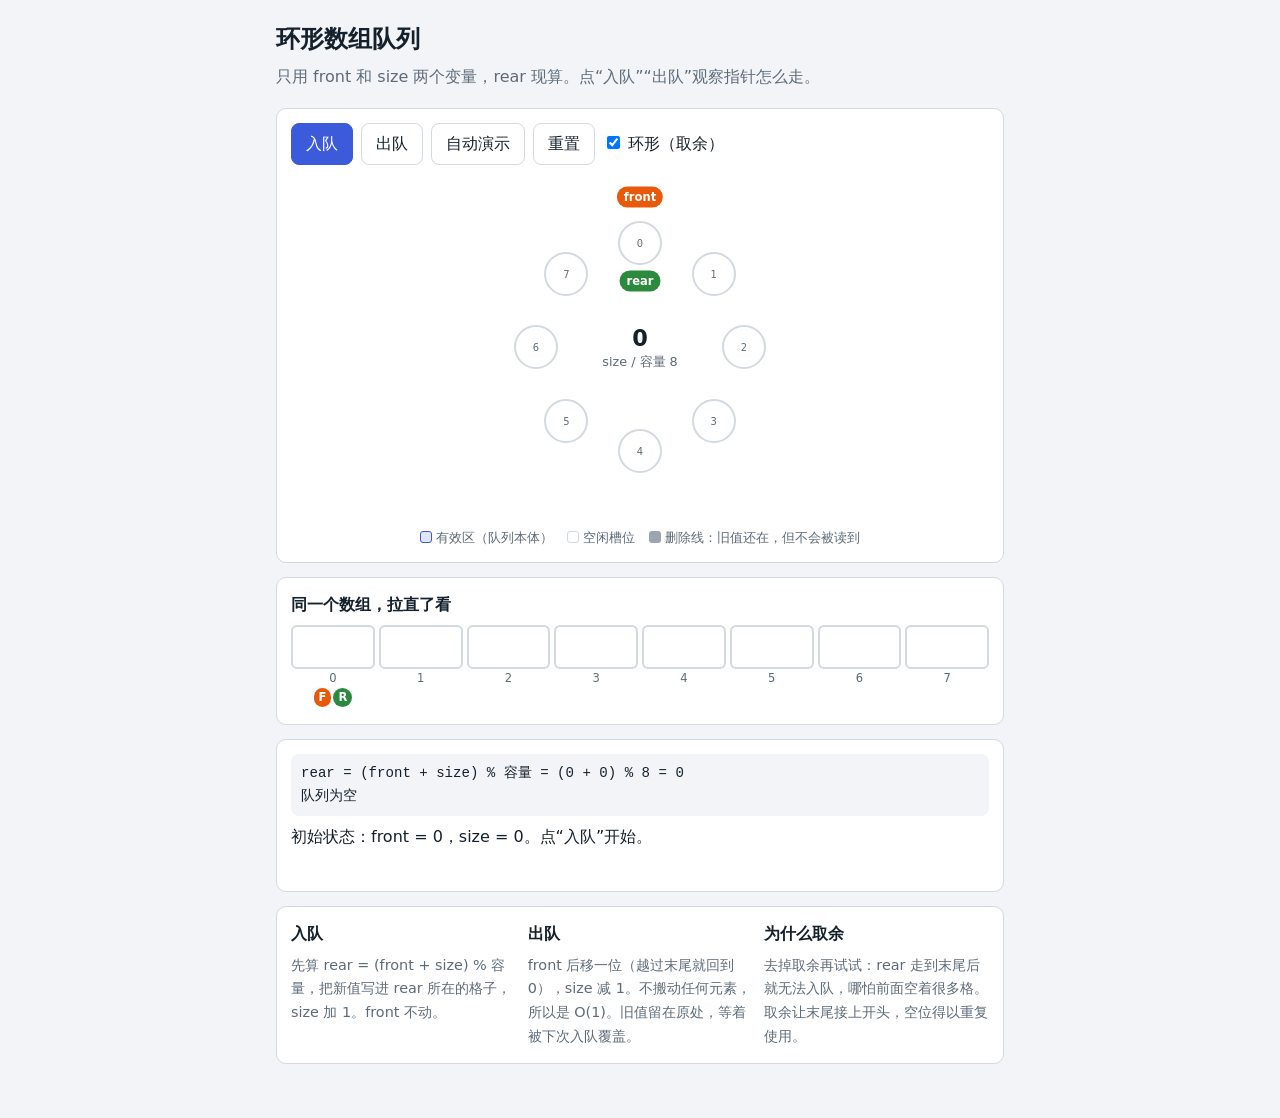
<file: static/demo/circular-queue.html>
<!DOCTYPE html>
<html lang="zh">
<head>
<meta charset="utf-8">
<meta name="viewport" content="width=device-width, initial-scale=1, viewport-fit=cover">
<title>环形数组队列动画</title>
<style>
:root{--bg:#f2f4f7;--fg:#14202b;--mut:#5d6b78;--card:#fff;--line:#d3d9e0;--on:#dfe6ff;--onb:#3b5bdb;--fr:#e8590c;--re:#2b8a3e;--stale:#9aa5b1;--err:#c92a2a;box-sizing:border-box;padding-top:env(safe-area-inset-top,0px);padding-bottom:env(safe-area-inset-bottom,0px)}
@media (prefers-color-scheme:dark){:root:not([data-theme="light"]){--bg:#10161d;--fg:#e6ebf0;--mut:#98a5b2;--card:#18212b;--line:#2d3a47;--on:#22306b;--onb:#7d97ff;--fr:#ff8a4c;--re:#5fd07a;--stale:#5d6b78;--err:#ff7b7b}}
:root[data-theme="dark"]{--bg:#10161d;--fg:#e6ebf0;--mut:#98a5b2;--card:#18212b;--line:#2d3a47;--on:#22306b;--onb:#7d97ff;--fr:#ff8a4c;--re:#5fd07a;--stale:#5d6b78;--err:#ff7b7b}
*{box-sizing:border-box}
body{margin:0;background:var(--bg);color:var(--fg);font-family:system-ui,-apple-system,"PingFang SC","Microsoft YaHei",sans-serif;line-height:1.65}
.wrap{max-width:760px;margin:0 auto;padding:20px 16px 40px}
h1{font-size:1.5rem;margin:0 0 4px}
.sub{color:var(--mut);margin:0 0 18px}
.panel{background:var(--card);border:1px solid var(--line);border-radius:10px;padding:14px;margin-bottom:14px}
#ring{position:relative;width:340px;height:340px;margin:0 auto;max-width:100%}
.slot{position:absolute;width:44px;height:44px;margin:-22px 0 0 -22px;border-radius:50%;border:2px solid var(--line);display:flex;flex-direction:column;align-items:center;justify-content:center;transition:background .3s,border-color .3s,color .3s;line-height:1}
.slot b{font-size:1rem}.slot i{font-size:.62rem;font-style:normal;color:var(--mut);margin-top:2px}
.slot.on{background:var(--on);border-color:var(--onb)}
.slot.stale b{color:var(--stale);text-decoration:line-through}
.slot.hot{animation:hot .6s}
@keyframes hot{0%{transform:scale(1.5)}100%{transform:scale(1)}}
.pt{position:absolute;margin:0;transform:translate(-50%,-50%);padding:1px 7px;border-radius:99px;font-size:.72rem;font-weight:700;color:#fff;white-space:nowrap;transition:left .45s ease,top .45s ease,opacity .3s}
#pf{background:var(--fr)}#pr{background:var(--re)}
#mid{position:absolute;left:50%;top:50%;transform:translate(-50%,-50%);text-align:center;font-size:.8rem;color:var(--mut);line-height:1.3}
#mid b{display:block;font-size:1.4rem;color:var(--fg)}
#lin{display:grid;grid-template-columns:repeat(8,1fr);gap:4px}
.cell{text-align:center}
.bx{height:44px;border:2px solid var(--line);border-radius:6px;display:flex;align-items:center;justify-content:center;font-weight:700;transition:background .3s,border-color .3s}
.bx.on{background:var(--on);border-color:var(--onb)}
.bx.stale{color:var(--stale);text-decoration:line-through}
.ix{font-size:.72rem;color:var(--mut)}
.mk{min-height:22px;font-size:.72rem;font-weight:700;color:var(--fr)}
.mk span{display:inline-block;padding:0 5px;border-radius:99px;color:#fff;margin:0 1px}
.ctl{display:flex;flex-wrap:wrap;gap:8px;align-items:center;margin-bottom:12px}
button{font:inherit;padding:7px 14px;border-radius:8px;border:1px solid var(--line);background:var(--card);color:var(--fg);cursor:pointer}
button:hover{border-color:var(--onb)}
button:focus-visible,input:focus-visible{outline:3px solid var(--onb);outline-offset:2px}
button.main{background:var(--onb);border-color:var(--onb);color:#fff}
#formula{font-family:ui-monospace,Menlo,Consolas,monospace;font-size:.88rem;background:var(--bg);border-radius:8px;padding:8px 10px;margin-bottom:8px;overflow-x:auto}
#msg{min-height:3.3em;margin:0}
#msg.err{color:var(--err)}
h2{font-size:1rem;margin:0 0 6px}
.cols{display:grid;grid-template-columns:repeat(auto-fit,minmax(210px,1fr));gap:12px}
.cols p{margin:0;color:var(--mut);font-size:.9rem}
.lg{display:flex;gap:14px;flex-wrap:wrap;font-size:.8rem;color:var(--mut);margin-top:10px;justify-content:center}
.lg em{display:inline-block;width:12px;height:12px;border-radius:3px;vertical-align:-1px;margin-right:4px;font-style:normal}
@media (prefers-reduced-motion:reduce){.pt,.slot,.bx{transition:none}.slot.hot{animation:none}}
</style>
</head>
<body>
<div class="wrap">
<h1>环形数组队列</h1>
<p class="sub">只用 front 和 size 两个变量，rear 现算。点“入队”“出队”观察指针怎么走。</p>

<div class="panel">
 <div class="ctl">
  <button class="main" id="bPush">入队</button>
  <button id="bPop">出队</button>
  <button id="bAuto">自动演示</button>
  <button id="bReset">重置</button>
  <label><input type="checkbox" id="cCirc" checked> 环形（取余）</label>
 </div>
 <div id="ring">
  <div id="mid"><b id="sz">0</b>size / 容量 8</div>
  <div class="pt" id="pf">front</div>
  <div class="pt" id="pr">rear</div>
 </div>
 <div class="lg"><span><em style="background:var(--on);border:1px solid var(--onb)"></em>有效区（队列本体）</span><span><em style="border:1px solid var(--line)"></em>空闲槽位</span><span><em style="background:var(--stale)"></em>删除线：旧值还在，但不会被读到</span></div>
</div>

<div class="panel">
 <h2>同一个数组，拉直了看</h2>
 <div id="lin"></div>
</div>

<div class="panel">
 <div id="formula"></div>
 <p id="msg"></p>
</div>

<div class="panel cols">
 <div><h2>入队</h2><p>先算 rear = (front + size) % 容量，把新值写进 rear 所在的格子，size 加 1。front 不动。</p></div>
 <div><h2>出队</h2><p>front 后移一位（越过末尾就回到 0），size 减 1。不搬动任何元素，所以是 O(1)。旧值留在原处，等着被下次入队覆盖。</p></div>
 <div><h2>为什么取余</h2><p>去掉取余再试试：rear 走到末尾后就无法入队，哪怕前面空着很多格。取余让末尾接上开头，空位得以重复使用。</p></div>
</div>
</div>

<script>
const CAP=8,R=104,C=170;
let nums,front,size,nx,circ=true,timer=null;
const $=id=>document.getElementById(id);
const ring=$('ring'),lin=$('lin'),slots=[],cells=[];
for(let i=0;i<CAP;i++){
  const a=(i*360/CAP-90)*Math.PI/180;
  const s=document.createElement('div');s.className='slot';
  s.style.left=(C+R*Math.cos(a))+'px';s.style.top=(C+R*Math.sin(a))+'px';
  s.innerHTML='<b></b><i>'+i+'</i>';ring.appendChild(s);slots.push(s);
  const c=document.createElement('div');c.className='cell';
  c.innerHTML='<div class="bx"></div><div class="ix">'+i+'</div><div class="mk"></div>';
  lin.appendChild(c);cells.push(c);
}
function place(el,idx,r){
  if(idx>=CAP){el.style.opacity=0;return}
  const a=(idx*360/CAP-90)*Math.PI/180;
  el.style.opacity=1;el.style.left=(C+r*Math.cos(a))+'px';el.style.top=(C+r*Math.sin(a))+'px';
}
const rearIdx=()=>circ?(front+size)%CAP:front+size;
const valid=i=>{const d=circ?(i-front+CAP)%CAP:i-front;return d>=0&&d<size};
const canPush=()=>circ?size<CAP:front+size<CAP;

function render(msg,hot,err){
  for(let i=0;i<CAP;i++){
    const v=nums[i],on=valid(i);
    const cls=on?'on':(v!=null?'stale':'');
    slots[i].className='slot '+cls+(hot===i?' hot':'');
    slots[i].querySelector('b').textContent=v==null?'':v;
    const bx=cells[i].querySelector('.bx');
    bx.className='bx '+cls;bx.textContent=v==null?'':v;
    let m='';
    if(i===front)m+='<span style="background:var(--fr)">F</span>';
    if(i===rearIdx())m+='<span style="background:var(--re)">R</span>';
    cells[i].querySelector('.mk').innerHTML=m;
  }
  place($('pf'),front,150);place($('pr'),rearIdx(),66);
  $('sz').textContent=size;
  const r=rearIdx();
  let f=circ?`rear = (front + size) % 容量 = (${front} + ${size}) % ${CAP} = ${r}`
            :`rear = front + size = ${front} + ${size} = ${r}`+(r>=CAP?'  ← 已越过数组末尾':'');
  if(size>0){
    const wrap=front+size>CAP&&circ;
    f+=`\n有效区：从 ${front} 开始共 ${size} 个`+(wrap?`，即 [${front}, ${CAP-1}] 和 [0, ${r-1}] 两段`:'');
  }else f+='\n队列为空';
  $('formula').innerHTML=f.replace(/\n/g,'<br>');
  const m=$('msg');m.textContent=msg;m.className=err?'err':'';
}
function push(){
  if(!canPush()){
    render(circ?'队列已满：size 等于容量，圆环上没有空闲弧了，入队被拒绝。':'rear 已经走到数组末尾，无法入队，尽管 front 左边还有空位。打开“环形”再试一次。',null,true);return false}
  const r=rearIdx(),v=nx++;
  nums[r]=v;size++;
  render(`入队 ${v}：写入索引 ${r}，size 变为 ${size}。front 没动，rear 自动后移到 ${rearIdx()%(circ?CAP:99)}${!circ&&rearIdx()>=CAP?'（越界）':''}。`,r);
  return true;
}
function pop(){
  if(size===0){render('队列为空，没有可出队的元素。',null,true);return false}
  const v=nums[front],old=front;
  front=circ?(front+1)%CAP:front+1;size--;
  render(`出队 ${v}：front 从 ${old} 移到 ${front>=CAP?CAP+'（越界）':front}，size 变为 ${size}。索引 ${old} 里的旧值还在，但已不属于队列。`);
  return true;
}
function reset(){
  stop();nums=Array(CAP).fill(null);front=0;size=0;nx=1;
  render('初始状态：front = 0，size = 0。点“入队”开始。');
}
function stop(){if(timer){clearInterval(timer);timer=null}$('bAuto').textContent='自动演示'}
function auto(){
  if(timer){stop();return}
  $('bAuto').textContent='停止';
  timer=setInterval(()=>{
    if(size===0&&!canPush()){stop();render('非环形模式下，front 和 rear 都到了末尾，整个数组再也用不上了。这就是环形的意义。',null,true);return}
    if(size===0||Math.random()<.58)push();else pop();
  },950);
}
$('bPush').onclick=()=>{stop();push()};
$('bPop').onclick=()=>{stop();pop()};
$('bAuto').onclick=auto;
$('bReset').onclick=reset;
$('cCirc').onchange=e=>{circ=e.target.checked;reset()};
reset();
</script>
</body>
</html>
</file>
